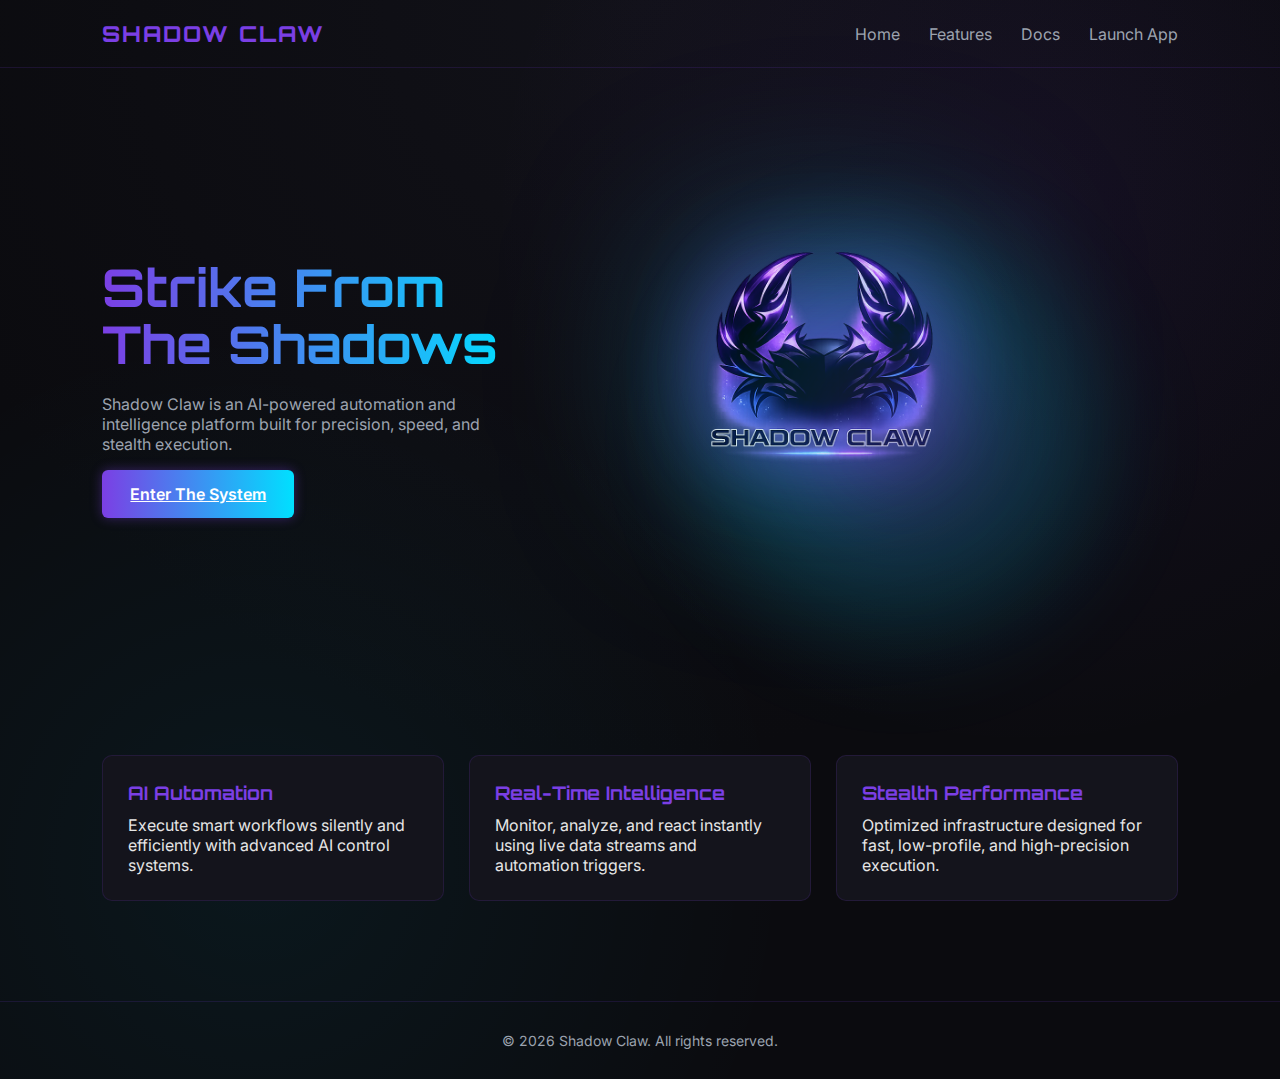
<file: index.html>
<!DOCTYPE html>
<html lang="en">
<head>
  <meta charset="UTF-8" />
  <meta name="viewport" content="width=device-width, initial-scale=1.0" />
  <title>Shadow Claw</title>

  <!-- Fonts -->
  <link href="https://fonts.googleapis.com/css2?family=Orbitron:wght@600;800&family=Inter:wght@300;400;600&display=swap" rel="stylesheet">

  <!-- Main CSS -->
  <link rel="stylesheet" href="style.css">
</head>

<body>

  <!-- ===== HEADER (HOME MODE) ===== -->
  <header class="nav-home">
    <div class="logo">SHADOW CLAW</div>
    <nav>
  <a href="index.html" class="active">Home</a>
  <a href="features.html">Features</a>
  <a href="docs.html">Docs</a>
  <a href="dashboard.html">Launch App</a>
</nav>
  </header>

  <!-- ===== HERO SECTION ===== -->
  <section class="hero">
    <div class="hero-text">
      <h1>Strike From The Shadows</h1>
      <p>
        Shadow Claw is an AI-powered automation and intelligence platform
        built for precision, speed, and stealth execution.
      </p>
      <a href="dashboard.html" class="btn-primary">Enter The System</a>
    </div>

    <img src="logo.png" alt="Shadow Claw Logo" class="hero-logo">
  </section>

  <!-- ===== FEATURE PREVIEW ===== -->
  <section class="features">
    <div class="card">
      <h3>AI Automation</h3>
      <p>Execute smart workflows silently and efficiently with advanced AI control systems.</p>
    </div>

    <div class="card">
      <h3>Real-Time Intelligence</h3>
      <p>Monitor, analyze, and react instantly using live data streams and automation triggers.</p>
    </div>

    <div class="card">
      <h3>Stealth Performance</h3>
      <p>Optimized infrastructure designed for fast, low-profile, and high-precision execution.</p>
    </div>
  </section>

  <!-- ===== FOOTER ===== -->
  <footer>
    © 2026 Shadow Claw. All rights reserved.
  </footer>

</body>
</html>
</file>
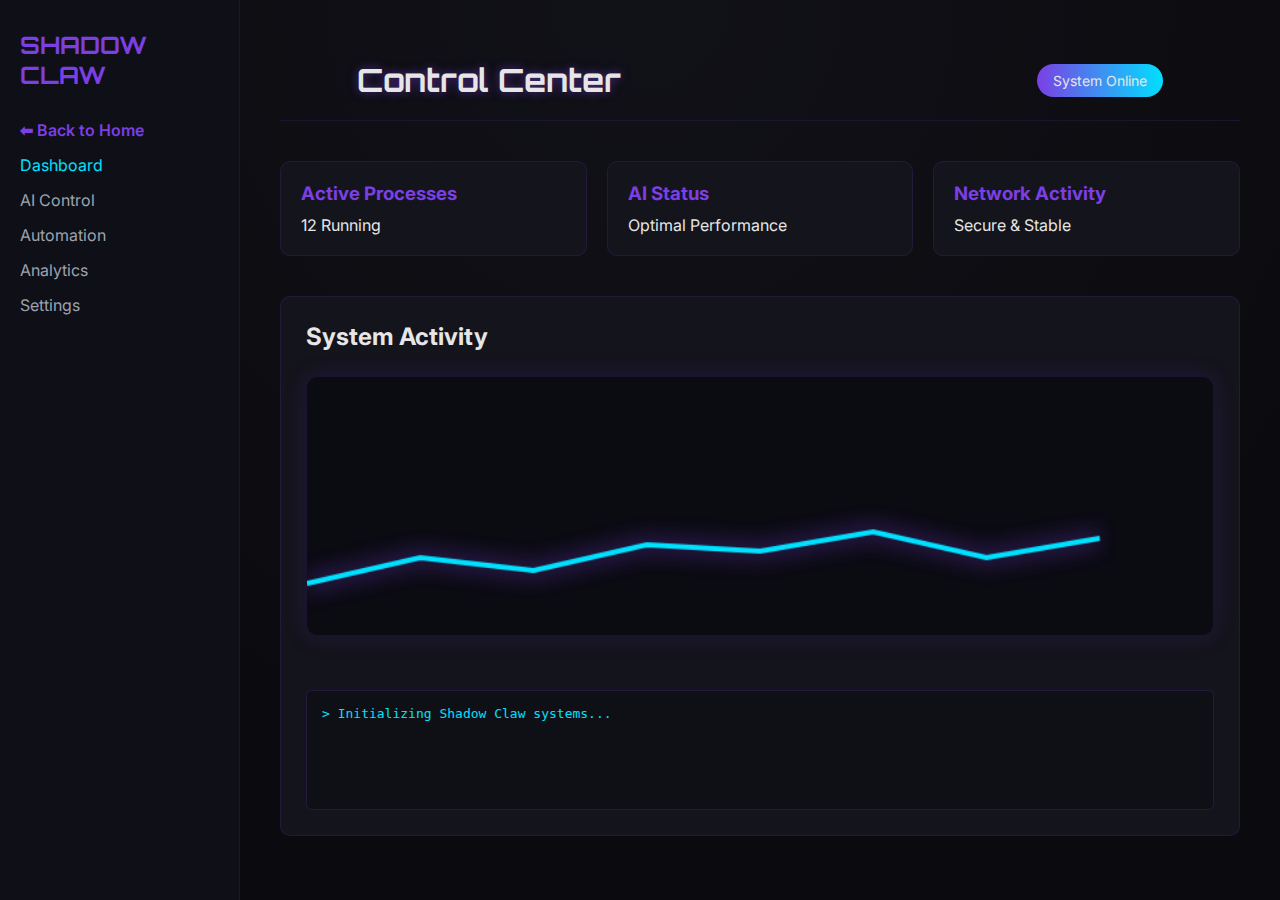
<file: dashboard.html>
<!DOCTYPE html>
<html lang="en">
<head>
  <meta charset="UTF-8" />
  <meta name="viewport" content="width=device-width, initial-scale=1.0" />
  <title>Shadow Claw Dashboard</title>

  <link rel="stylesheet" href="style.css">
  <link href="https://fonts.googleapis.com/css2?family=Orbitron:wght@600;800&family=Inter:wght@300;400;600&display=swap" rel="stylesheet">
</head>

<body class="dashboard-body">

  <!-- ===== SIDEBAR ===== -->
  <aside class="sidebar">
    <h2 class="sidebar-logo">SHADOW CLAW</h2>
    <nav>
      <a href="index.html">⬅ Back to Home</a>
      <a href="#" class="active">Dashboard</a>
      <a href="#">AI Control</a>
      <a href="#">Automation</a>
      <a href="#">Analytics</a>
      <a href="#">Settings</a>
    </nav>
  </aside>

  <!-- ===== MAIN DASHBOARD ===== -->
  <main class="dashboard-main">

    <header class="dash-header">
      <h1>Control Center</h1>
      <div class="status-indicator">System Online</div>
    </header>

    <!-- STAT CARDS -->
    <section class="dash-cards">
      <div class="dash-card">
        <h3>Active Processes</h3>
        <p>12 Running</p>
      </div>
      <div class="dash-card">
        <h3>AI Status</h3>
        <p>Optimal Performance</p>
      </div>
      <div class="dash-card">
        <h3>Network Activity</h3>
        <p>Secure & Stable</p>
      </div>
    </section>

    <!-- ACTIVITY PANEL -->
    <section class="dash-panel">
      <h2>System Activity</h2>

      <canvas id="activityChart"></canvas>

      <div class="activity-box" id="logBox">
        > Initializing Shadow Claw systems...
      </div>
    </section>

  </main>

  <!-- ===== LOG SYSTEM ===== -->
  <script>
    const logs = [
      "AI module loaded successfully.",
      "Automation protocol synced.",
      "Monitoring network stability...",
      "Analyzing behavioral patterns...",
      "Shadow Claw operating at optimal performance.",
      "Live data stream secured."
    ];

    let logIndex = 0;
    const logBox = document.getElementById("logBox");

    setInterval(() => {
      if (logIndex < logs.length) {
        logBox.innerHTML += "<br>> " + logs[logIndex];
        logBox.scrollTop = logBox.scrollHeight;
        logIndex++;
      } else {
        logIndex = 0;
        logBox.innerHTML = "> System monitoring restarted...";
      }
    }, 2000);
  </script>

  <!-- ===== REALTIME CHART ===== -->
  <script>
    const canvas = document.getElementById("activityChart");
    const ctx = canvas.getContext("2d");

    function resizeCanvas() {
      canvas.width = canvas.offsetWidth;
      canvas.height = 200;
    }

    resizeCanvas();
    window.addEventListener("resize", resizeCanvas);

    let data = [40, 60, 50, 70, 65, 80, 60, 75];

    function drawChart() {
      ctx.clearRect(0, 0, canvas.width, canvas.height);

      ctx.beginPath();
      ctx.moveTo(0, canvas.height - data[0]);

      for (let i = 1; i < data.length; i++) {
        ctx.lineTo(i * (canvas.width / data.length), canvas.height - data[i]);
      }

      ctx.strokeStyle = "#00E0FF";
      ctx.lineWidth = 4;
      ctx.shadowColor = "#7B3FE4";
      ctx.shadowBlur = 18;
      ctx.stroke();
    }

    function updateData() {
      data.shift();
      data.push(40 + Math.random() * 50);
      drawChart();
    }

    setInterval(updateData, 1500);
    drawChart();
  </script>

</body>
</html>
</file>
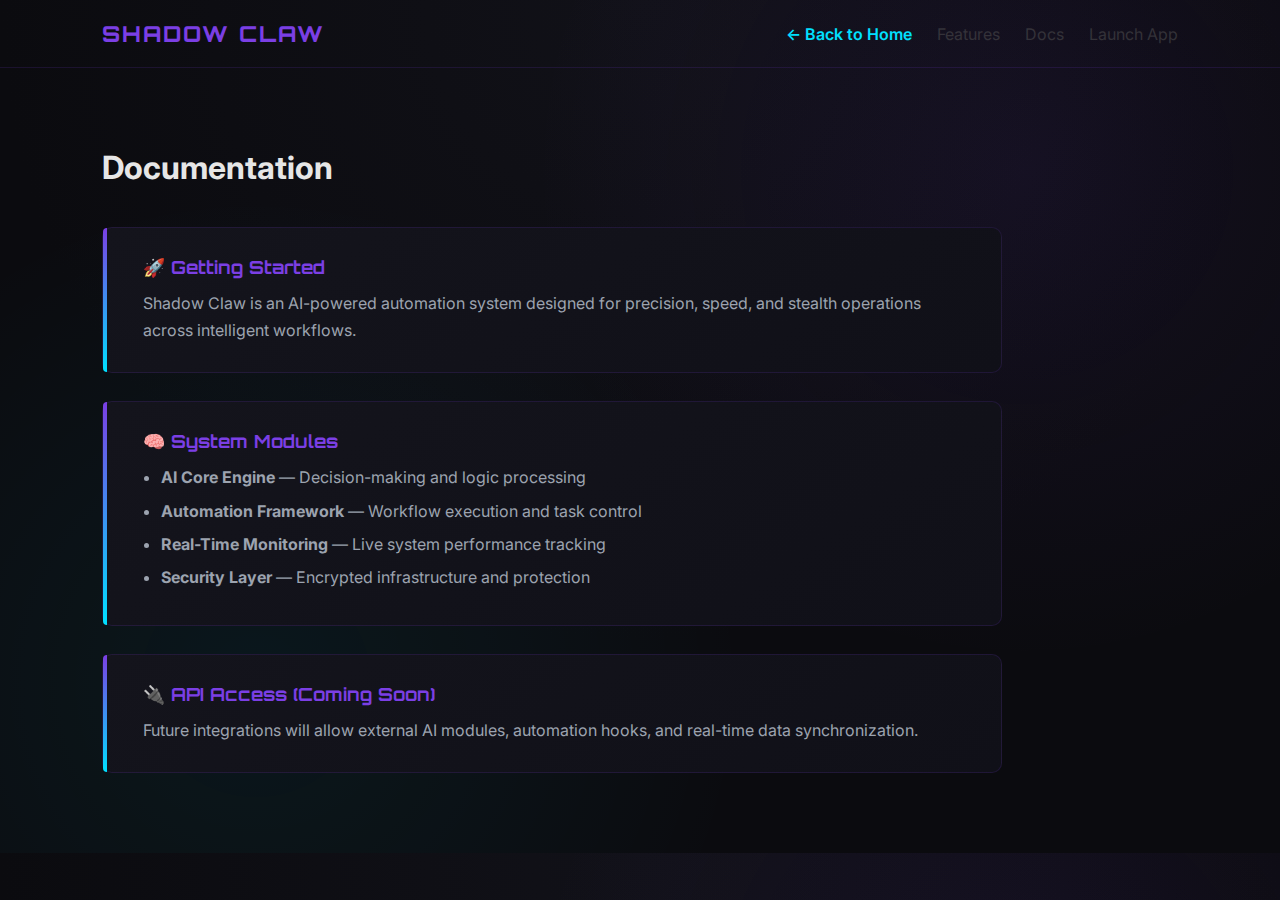
<file: docs.html>
<!DOCTYPE html>
<html lang="en">
<head>
  <meta charset="UTF-8" />
  <meta name="viewport" content="width=device-width, initial-scale=1.0" />
  <title>Shadow Claw | Documentation</title>

  <!-- Fonts -->
  <link href="https://fonts.googleapis.com/css2?family=Orbitron:wght@600;800&family=Inter:wght@300;400;600&display=swap" rel="stylesheet">

  <!-- Main CSS -->
  <link rel="stylesheet" href="style.css">
</head>

<body>

  <!-- ===== HEADER (INNER PAGE MODE) ===== -->
  <header class="nav-inner">
    <div class="logo">SHADOW CLAW</div>
    <nav>
      <a href="index.html" class="active">← Back to Home</a>
      <span>Features</span>
      <span>Docs</span>
      <span>Launch App</span>
    </nav>
  </header>

  <!-- ===== DOCS SECTION ===== -->
  <section class="docs-page">
  <h1>Documentation</h1>

  <div class="docs-layout">

    <div class="docs-section">
      <h2>🚀 Getting Started</h2>
      <p>
        Shadow Claw is an AI-powered automation system designed for precision,
        speed, and stealth operations across intelligent workflows.
      </p>
    </div>

    <div class="docs-section">
      <h2>🧠 System Modules</h2>
      <ul>
        <li><strong>AI Core Engine</strong> — Decision-making and logic processing</li>
        <li><strong>Automation Framework</strong> — Workflow execution and task control</li>
        <li><strong>Real-Time Monitoring</strong> — Live system performance tracking</li>
        <li><strong>Security Layer</strong> — Encrypted infrastructure and protection</li>
      </ul>
    </div>

    <div class="docs-section">
      <h2>🔌 API Access (Coming Soon)</h2>
      <p>
        Future integrations will allow external AI modules, automation hooks,
        and real-time data synchronization.
      </p>
    </div>

  </div>
</section>

</body>
</html>
</file>
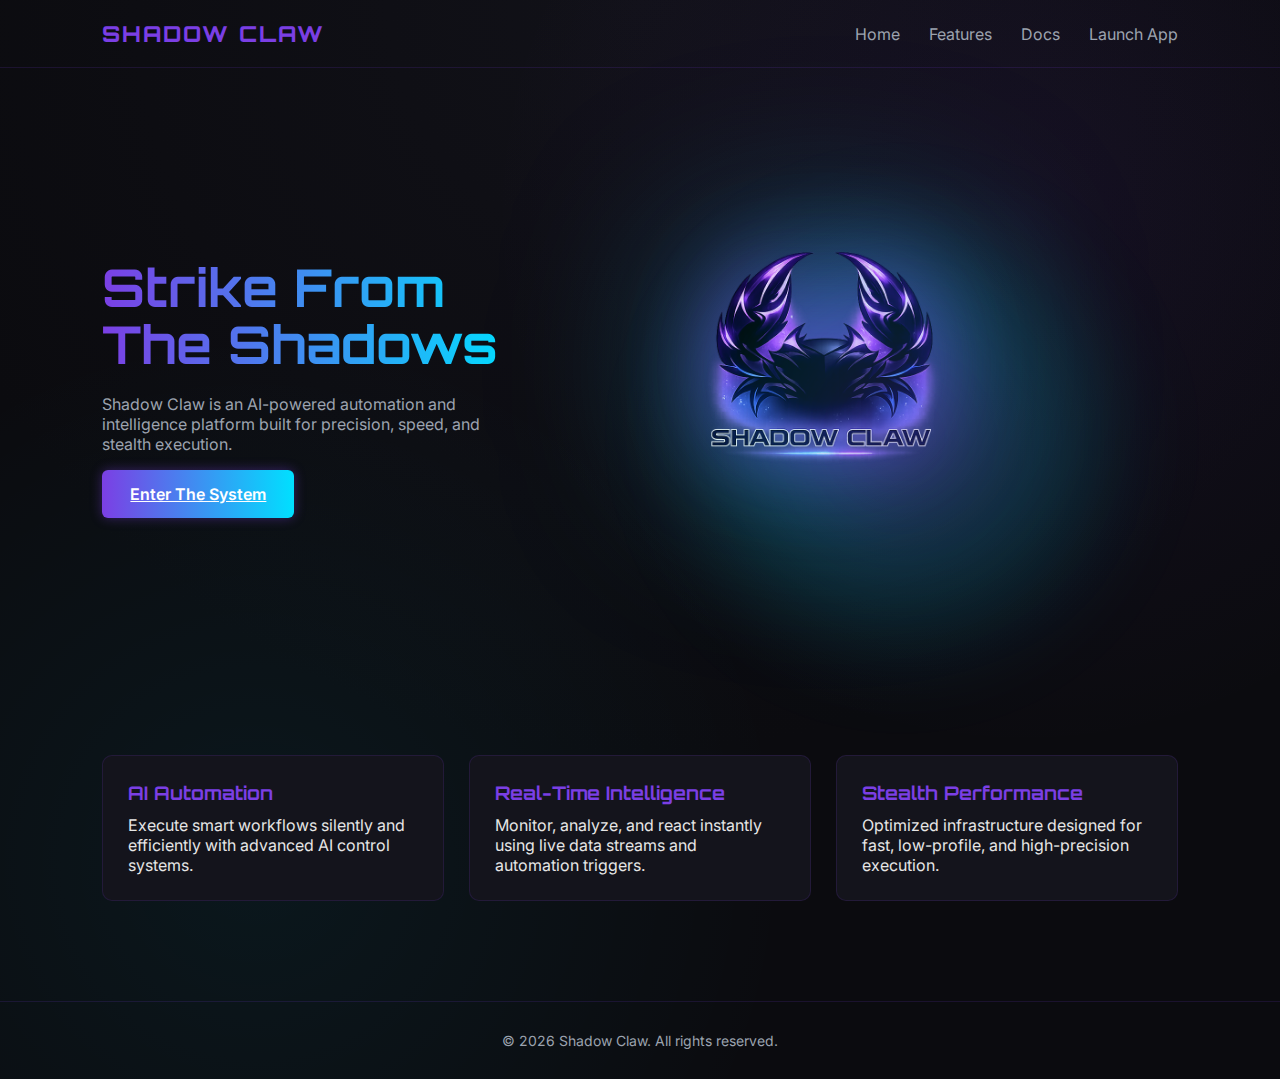
<file: features.html>
<!DOCTYPE html>
<html lang="en">
<head>
  <meta charset="UTF-8" />
  <meta name="viewport" content="width=device-width, initial-scale=1.0" />
  <title>Shadow Claw</title>

  <!-- Fonts -->
  <link href="https://fonts.googleapis.com/css2?family=Orbitron:wght@600;800&family=Inter:wght@300;400;600&display=swap" rel="stylesheet">

  <!-- Main CSS -->
  <link rel="stylesheet" href="style.css">
</head>

<body>

  <!-- ===== HEADER (HOME MODE) ===== -->
  <header class="nav-home">
    <div class="logo">SHADOW CLAW</div>
    <nav>
      <a href="index.html" class="active">Home</a>
      <a href="features.html">Features</a>
      <a href="docs.html">Docs</a>
      <a href="dashboard.html">Launch App</a>
    </nav>
  </header>

  <!-- ===== HERO SECTION ===== -->
  <section class="hero">
    <div class="hero-text">
      <h1>Strike From The Shadows</h1>
      <p>
        Shadow Claw is an AI-powered automation and intelligence platform
        built for precision, speed, and stealth execution.
      </p>
      <a href="dashboard.html" class="btn-primary">Enter The System</a>
    </div>

    <img src="logo.png" alt="Shadow Claw Logo" class="hero-logo">
  </section>

  <!-- ===== FEATURE PREVIEW ===== -->
  <section class="features">
    <div class="card">
      <h3>AI Automation</h3>
      <p>Execute smart workflows silently and efficiently with advanced AI control systems.</p>
    </div>

    <div class="card">
      <h3>Real-Time Intelligence</h3>
      <p>Monitor, analyze, and react instantly using live data streams and automation triggers.</p>
    </div>

    <div class="card">
      <h3>Stealth Performance</h3>
      <p>Optimized infrastructure designed for fast, low-profile, and high-precision execution.</p>
    </div>
  </section>

  <!-- ===== FOOTER ===== -->
  <footer>
    © 2026 Shadow Claw. All rights reserved.
  </footer>

</body>
</html>
</file>
<file: style.css>
:root {
  --bg-main: #0B0B0F;
  --bg-card: #14141C;
  --accent-purple: #7B3FE4;
  --accent-blue: #00E0FF;
  --text-main: #E6E6E6;
  --text-secondary: #9CA3AF;
}

* {
  margin: 0;
  padding: 0;
  box-sizing: border-box;
}

body {
  background:
    radial-gradient(circle at 80% 20%, rgba(123,63,228,0.08), transparent 40%),
    radial-gradient(circle at 20% 80%, rgba(0,224,255,0.06), transparent 40%),
    radial-gradient(circle at top, #111118, #0B0B0F 60%);
  color: var(--text-main);
  font-family: 'Inter', sans-serif;
}

/* HEADER */
header {
  display: flex;
  justify-content: space-between;
  align-items: center;
  padding: 20px 8%;
  border-bottom: 1px solid rgba(123,63,228,0.15);
}

.logo {
  font-family: 'Orbitron', sans-serif;
  font-weight: 800;
  font-size: 22px;
  letter-spacing: 2px;
  color: var(--accent-purple);
}

nav a {
  margin-left: 25px;
  text-decoration: none;
  color: var(--text-secondary);
  transition: 0.3s;
}

nav a:hover {
  color: var(--accent-blue);
}

/* HERO LAYOUT */
.hero {
  display: flex;
  align-items: center;
  justify-content: space-between;
  padding: 80px 8%;
  gap: 20px;
}

/* Aura glow belakang logo */
.hero::after {
  content: "";
  position: absolute;
  right: 10%;
  top: 120px;
  width: 500px;
  height: 500px;
  background: radial-gradient(circle, rgba(123,63,228,0.25) 0%, rgba(0,224,255,0.15) 40%, transparent 70%);
  filter: blur(40px);
  z-index: 1;
  pointer-events: none;
}

.hero {
  position: relative; /* WAJIB supaya glow nempel ke hero */
}

.hero-text {
  max-width: 520px;
}

.hero h1 {
  font-family: 'Orbitron', sans-serif;
  font-size: 52px;
  line-height: 1.1;
  background: linear-gradient(90deg, var(--accent-purple), var(--accent-blue));
  -webkit-background-clip: text;
  -webkit-text-fill-color: transparent;
}

.hero p {
  margin: 20px 0 30px;
  color: var(--text-secondary);
  font-size: 16px;
}

/* HERO LOGO (FIXED) */
.hero-logo {
  width: 700px;
  max-width: 100%;
  margin-left: -60px;
  transform: translateY(-10px);
  background: transparent;
  filter: drop-shadow(0 0 45px rgba(123,63,228,0.7))
          drop-shadow(0 0 90px rgba(0,224,255,0.5));
  animation: pulseGlow 4s infinite ease-in-out;
}

/* Glow animation */
@keyframes pulseGlow {
  0% { filter: drop-shadow(0 0 25px rgba(123,63,228,0.5)); }
  50% { filter: drop-shadow(0 0 55px rgba(0,224,255,0.7)); }
  100% { filter: drop-shadow(0 0 25px rgba(123,63,228,0.5)); }
}

/* BUTTON */
.btn-primary {
  padding: 14px 28px;
  border: none;
  background: linear-gradient(90deg, var(--accent-purple), var(--accent-blue));
  color: white;
  font-weight: 600;
  cursor: pointer;
  border-radius: 6px;
  transition: 0.3s;
  box-shadow: 0 0 12px rgba(123,63,228,0.4);
}

.btn-primary:hover {
  transform: translateY(-2px);
  box-shadow:
    0 0 18px rgba(0,224,255,0.6),
    0 0 35px rgba(123,63,228,0.4);
}

/* FEATURES */
.features {
  padding: 60px 8%;
  display: grid;
  grid-template-columns: repeat(auto-fit, minmax(250px, 1fr));
  gap: 25px;
}

.card {
  background: var(--bg-card);
  padding: 25px;
  border-radius: 10px;
  border: 1px solid rgba(123,63,228,0.15);
  transition: 0.3s;
}

.card:hover {
  border: 1px solid rgba(0,224,255,0.5);
  box-shadow: 0 0 15px rgba(0,224,255,0.2);
}

.card h3 {
  font-family: 'Orbitron', sans-serif;
  margin-bottom: 10px;
  color: var(--accent-purple);
}
.features-grid .card {
  background: linear-gradient(145deg, #14141C, #101018);
  padding: 25px;
  border-radius: 12px;
  border: 1px solid rgba(123,63,228,0.15);
  transition: all 0.35s ease;
  position: relative;
  overflow: hidden;
}

.features-grid .card:hover {
  transform: translateY(-6px);
  border-color: rgba(0,224,255,0.6);
  box-shadow:
    0 0 20px rgba(0,224,255,0.2),
    0 0 40px rgba(123,63,228,0.25);
}
.features-grid .card::before {
  content: "";
  position: absolute;
  top: 0;
  left: 0;
  width: 100%;
  height: 2px;
  background: linear-gradient(90deg, var(--accent-purple), var(--accent-blue));
  opacity: 0.6;
}
.features-page {
  padding: 80px 8%;
  position: relative;
}

.features-page::before {
  content: "";
  position: absolute;
  top: -100px;
  left: -100px;
  width: 500px;
  height: 500px;
  background: radial-gradient(circle, rgba(123,63,228,0.15), transparent 70%);
  filter: blur(80px);
  z-index: 0;
}

.features-page::after {
  content: "";
  position: absolute;
  bottom: -100px;
  right: -100px;
  width: 500px;
  height: 500px;
  background: radial-gradient(circle, rgba(0,224,255,0.12), transparent 70%);
  filter: blur(80px);
  z-index: 0;
}

.features-grid {
  position: relative;
  z-index: 1;
}

/* FOOTER */
footer {
  text-align: center;
  padding: 30px;
  color: var(--text-secondary);
  font-size: 14px;
  border-top: 1px solid rgba(123,63,228,0.15);
  margin-top: 40px;
}

/* RESPONSIVE */
@media (max-width: 768px) {
  .hero {
    flex-direction: column;
    text-align: center;
  }

  .hero-logo {
    width: 380px;
    margin: 40px auto 0;
    transform: none;
  }
}

/* DASHBOARD LAYOUT */
.dashboard-body {
  display: flex;
  background: radial-gradient(circle at top, #111118, #0B0B0F 70%);
}

.sidebar {
  width: 240px;
  background: #0F0F17;
  min-height: 100vh;
  padding: 30px 20px;
  border-right: 1px solid rgba(123,63,228,0.15);
}

.sidebar-logo {
  font-family: 'Orbitron', sans-serif;
  color: var(--accent-purple);
  margin-bottom: 30px;
}

.sidebar nav a {
  display: block;
  color: var(--text-secondary);
  text-decoration: none;
  margin: 15px 0;
  transition: 0.3s;
}

.sidebar nav a:hover,
.sidebar nav a.active {
  color: var(--accent-blue);
}

.dashboard-main {
  flex: 1;
  padding: 40px;
}

.dash-header {
  display: flex;
  justify-content: space-between;
  align-items: center;
  margin-bottom: 40px;
}

.dash-header h1 {
  font-family: 'Orbitron', sans-serif;
}

.dash-header h1 {
  text-shadow: 0 0 10px rgba(123,63,228,0.6);
}

.status-indicator {
  padding: 8px 16px;
  background: linear-gradient(90deg, var(--accent-purple), var(--accent-blue));
  border-radius: 20px;
  font-size: 14px;
}

.dash-cards {
  display: grid;
  grid-template-columns: repeat(auto-fit, minmax(220px, 1fr));
  gap: 20px;
  margin-bottom: 40px;
}

.dash-card {
  background: var(--bg-card);
  padding: 20px;
  border-radius: 10px;
  border: 1px solid rgba(123,63,228,0.15);
  transition: 0.3s;
}

.dash-card:hover {
  border-color: var(--accent-blue);
  box-shadow: 0 0 15px rgba(0,224,255,0.2);
}

.dash-card h3 {
  color: var(--accent-purple);
  margin-bottom: 10px;
}

.dash-panel {
  background: var(--bg-card);
  padding: 25px;
  border-radius: 10px;
  border: 1px solid rgba(123,63,228,0.15);
}

.activity-box {
  margin-top: 15px;
  padding: 15px;
  background: #0B0B12;
  border-radius: 8px;
  color: var(--text-secondary);
}
/* CHART */
.chart-container {
  display: flex;
  align-items: flex-end;
  gap: 10px;
  height: 120px;
  margin: 20px 0 30px;
}

.bar {
  flex: 1;
  background: linear-gradient(to top, var(--accent-purple), var(--accent-blue));
  border-radius: 6px 6px 0 0;
  animation: pulseBar 2s infinite ease-in-out alternate;
  box-shadow: 0 0 12px rgba(123,63,228,0.4);
}

@keyframes pulseBar {
  from { opacity: 0.6; }
  to { opacity: 1; }
}

/* ACTIVITY LOG */
.activity-box {
  margin-top: 15px;
  padding: 15px;
  background: #0B0B12;
  border-radius: 8px;
  color: var(--text-secondary);
  font-family: monospace;
  height: 120px;
  overflow-y: auto;
  border: 1px solid rgba(123,63,228,0.15);
}
.sidebar nav a:first-child {
  color: var(--accent-purple);
  font-weight: 600;
}

.sidebar nav a:first-child:hover {
  color: var(--accent-blue);
}
#activityChart {
  width: 100%;
  height: 260px; /* DIBESARKAN */
  background: #0B0B12;
  border-radius: 12px;
  border: 1px solid rgba(123,63,228,0.15);
  margin: 25px 0 35px;
}
#activityChart {
  box-shadow: 0 0 25px rgba(123,63,228,0.15);
}
.features-page, .docs-page {
  padding: 80px 8%;
}

.features-page h1 {
  font-family: 'Orbitron', sans-serif;
  font-size: 48px;
  margin-bottom: 50px;
  background: linear-gradient(90deg, #ffffff, var(--accent-blue), var(--accent-purple));
  -webkit-background-clip: text;
  -webkit-text-fill-color: transparent;
  text-shadow: 0 0 20px rgba(123,63,228,0.3);
}

.features-grid {
  display: grid;
  grid-template-columns: repeat(auto-fit, minmax(250px, 1fr));
  gap: 25px;
}

.docs-box {
  background: var(--bg-card);
  padding: 30px;
  border-radius: 10px;
  border: 1px solid rgba(123,63,228,0.15);
  line-height: 1.8;
}
.feature-icon {
  font-size: 28px;
  margin-bottom: 10px;
  filter: drop-shadow(0 0 8px rgba(0,224,255,0.6));
}

.features-grid .card h3 {
  margin-bottom: 8px;
}

.features-grid .card p {
  font-size: 14px;
  color: var(--text-secondary);
  line-height: 1.6;
}
.features-page h1::after {
  content: "";
  display: block;
  width: 120px;
  height: 3px;
  margin-top: 15px;
  background: linear-gradient(90deg, var(--accent-purple), var(--accent-blue));
  border-radius: 2px;
}
.features-grid .card {
  opacity: 0;
  transform: translateY(20px);
  animation: fadeUp 0.6s ease forwards;
}

.features-grid .card:nth-child(1) { animation-delay: 0.1s; }
.features-grid .card:nth-child(2) { animation-delay: 0.2s; }
.features-grid .card:nth-child(3) { animation-delay: 0.3s; }
.features-grid .card:nth-child(4) { animation-delay: 0.4s; }

@keyframes fadeUp {
  to {
    opacity: 1;
    transform: translateY(0);
  }
}
/* FEATURES PAGE */
.features-page {
  padding: 60px 8%;
}

.features-page h1 {
  font-size: 42px;
  margin-bottom: 40px;
  background: linear-gradient(90deg, var(--accent-purple), var(--accent-blue));
  -webkit-background-clip: text;
  -webkit-text-fill-color: transparent;
}

/* DETAIL FEATURES */
.features-details {
  padding: 40px 8% 80px;
  display: grid;
  grid-template-columns: repeat(auto-fit, minmax(300px, 1fr));
  gap: 30px;
}

.feature-detail {
  display: flex;
  gap: 15px;
  padding: 20px;
  background: linear-gradient(145deg, #14141C, #101018);
  border-radius: 12px;
  border: 1px solid rgba(123,63,228,0.15);
  transition: all 0.3s ease;
}

.feature-detail:hover {
  border-color: rgba(0,224,255,0.6);
  box-shadow: 0 0 20px rgba(0,224,255,0.15);
  transform: translateY(-4px);
}

.detail-icon {
  font-size: 26px;
  filter: drop-shadow(0 0 8px rgba(0,224,255,0.6));
  flex-shrink: 0;
}

.feature-detail h3 {
  margin-bottom: 6px;
  color: var(--accent-purple);
}

.feature-detail p {
  font-size: 14px;
  color: var(--text-secondary);
  line-height: 1.6;
}
/* ===== NAVIGATION MODES ===== */

/* Mode halaman utama */
.nav-home nav a {
  margin-left: 25px;
  text-decoration: none;
  color: var(--text-secondary);
  transition: 0.3s;
}

.nav-home nav a:hover {
  color: var(--accent-blue);
  text-shadow: 0 0 8px rgba(0,224,255,0.6);
}

/* Mode halaman dalam */
.nav-inner nav {
  display: flex;
  gap: 25px;
  align-items: center;
}

.nav-inner nav a {
  color: var(--accent-blue);
  text-decoration: none;
  font-weight: 600;
}

.nav-inner nav a:hover {
  text-shadow: 0 0 10px rgba(0,224,255,0.8);
}

.nav-inner nav span {
  color: #555;
  cursor: not-allowed;
  opacity: 0.5;
}

.nav-inner nav span:hover {
  text-shadow: none;
}
/* DASH PANEL */
.dash-panel canvas {
  width: 100%;
  height: 200px;
  margin: 20px 0;
}

.activity-box {
  background: #0f0f16;
  border: 1px solid rgba(123,63,228,0.2);
  padding: 15px;
  height: 120px;
  overflow-y: auto;
  font-family: monospace;
  font-size: 13px;
  color: #00E0FF;
  border-radius: 6px;
}
/* ===== DOCS PAGE ENHANCED ===== */

.docs-grid {
  display: grid;
  gap: 25px;
  margin-top: 40px;
  max-width: 1000px;
}

.docs-card {
  background: linear-gradient(145deg, #14141c, #101018);
  border: 1px solid rgba(123,63,228,0.15);
  border-radius: 10px;
  padding: 28px;
  transition: 0.3s;
  box-shadow: 0 0 10px rgba(0,0,0,0.4);
}

.docs-card:hover {
  border: 1px solid rgba(0,224,255,0.4);
  box-shadow: 0 0 18px rgba(0,224,255,0.15);
  transform: translateY(-4px);
}

.docs-card h3 {
  font-family: 'Orbitron', sans-serif;
  color: var(--accent-purple);
  margin-bottom: 12px;
  font-size: 18px;
}

.docs-card p,
.docs-card ul {
  color: var(--text-secondary);
  line-height: 1.7;
}

.docs-card ul {
  padding-left: 18px;
}

.docs-card li {
  margin-bottom: 6px;
}
/* ===== DOCS LAYOUT ===== */
.docs-layout {
  max-width: 900px;
  margin-top: 40px;
  display: flex;
  flex-direction: column;
  gap: 28px;
}

.docs-section {
  position: relative;
  padding: 28px 30px 28px 40px;
  background: linear-gradient(145deg, #14141c, #101018);
  border-radius: 10px;
  border: 1px solid rgba(123,63,228,0.15);
  transition: 0.3s;
}

/* Neon Accent Line */
.docs-section::before {
  content: "";
  position: absolute;
  left: 0;
  top: 0;
  height: 100%;
  width: 4px;
  background: linear-gradient(to bottom, var(--accent-purple), var(--accent-blue));
  border-radius: 4px 0 0 4px;
}

/* Hover Effect */
.docs-section:hover {
  transform: translateY(-4px);
  border: 1px solid rgba(0,224,255,0.4);
  box-shadow: 0 0 18px rgba(0,224,255,0.15);
}

.docs-section h2 {
  font-family: 'Orbitron', sans-serif;
  color: var(--accent-purple);
  margin-bottom: 12px;
  font-size: 18px;
}

.docs-section p,
.docs-section ul {
  color: var(--text-secondary);
  line-height: 1.7;
}

.docs-section ul {
  padding-left: 18px;
}

.docs-section li {
  margin-bottom: 6px;
}
</file>
